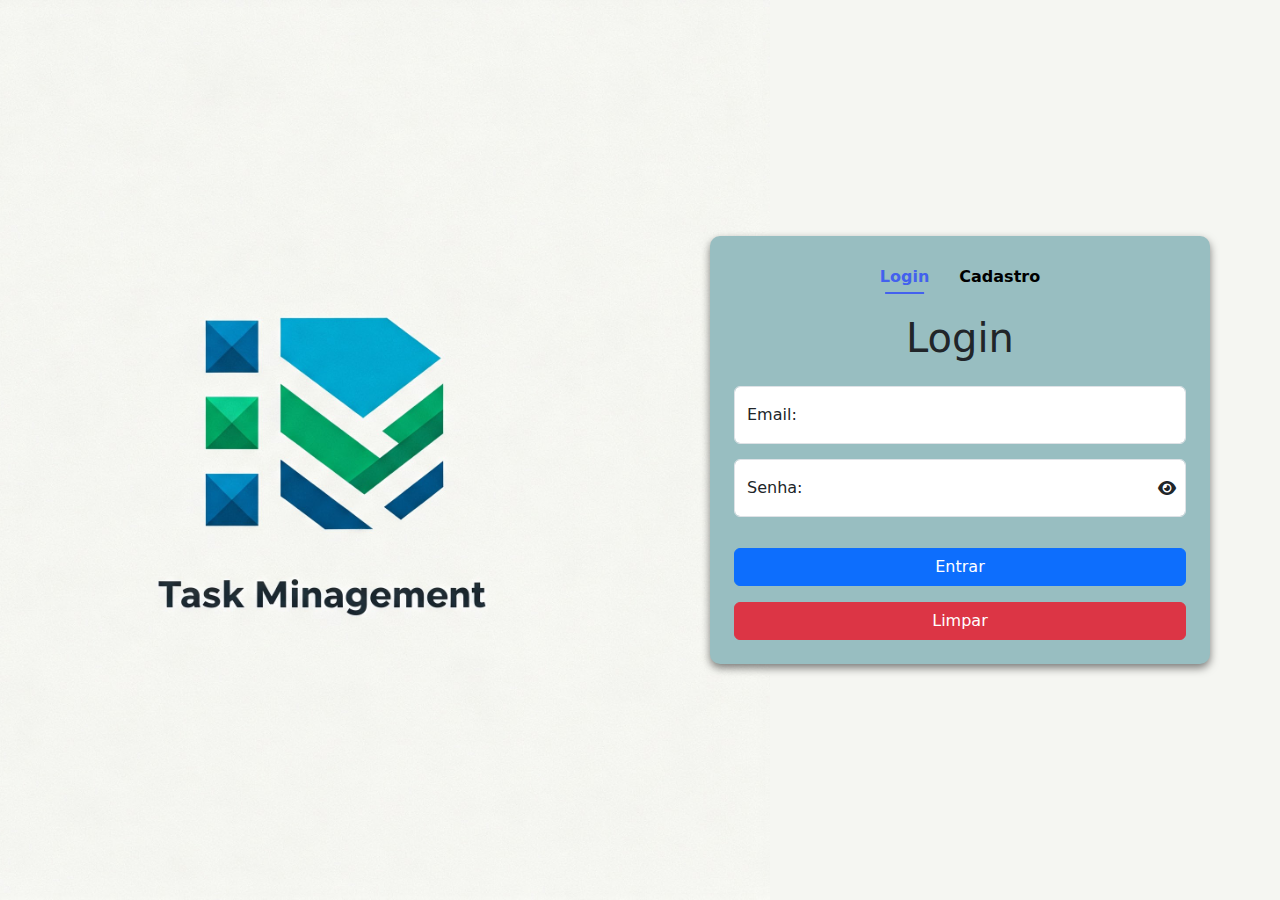
<file: login-cadastro.html>
<!DOCTYPE html>
<html lang="pt-BR">

<head>
    <meta charset="UTF-8">
    <meta name="viewport" content="width=device-width, initial-scale=1.0">
    <title>Task Minagement</title>
    <link rel="stylesheet" href="./css/style-login.css">
    <link rel="icon" type="image/png" sizes="16x16" href="/favicons/favicon-16x16.png">
    <link href="https://cdn.jsdelivr.net/npm/bootstrap@5.3.3/dist/css/bootstrap.min.css" rel="stylesheet">
    <link href="https://cdnjs.cloudflare.com/ajax/libs/font-awesome/6.4.0/css/all.min.css" rel="stylesheet">
    <!--Font Awesome - biblioteca de icones -->
</head>

<body class="d-flex align-items-center">

    <main class="container-fluid">

        <div class="row align-items-center">

            <div class="col-md-6 d-flex justify-content-center">

                <img src="./imgs/logo.jpg" alt="logo" style="height: 100vh;">

            </div>

            <div class="col-md-6">

                <div class="forms-login-cadastro p-4">
                    <div class="form-toggle">
                        <button class="form-toggle-btn active" id="loginToggle">Login</button>
                        <button class="form-toggle-btn" id="cadastroToggle">Cadastro</button>

                    </div>

                    <form id="loginForm" class="form-container active">
                        <h1 class="text-center mb-4">Login</h1>

                        <div class="form-floating">

                            <input type="email" class="form-control" id="loginEmail" placeholder="Ex: email@gmail.com"
                                required>

                            <label for="loginEmail">Email:</label>
                            <div class="invalid-feedback">Por favor, insira um email válido</div>

                        </div>

                        <div class="form-floating">
                            <input type="password" class="form-control" id="loginPassword" placeholder="*******"
                                required>

                            <label for="loginPassword">Senha:</label>
                            <i class="fas fa-eye password-toggle" id="toggleLoginPassword"></i>
                            <div class="invalid-feedback">Por favor, insira sua senha</div>

                        </div>

                        <button type="submit" class="btn btn-primary w-100 mt-3">Entrar</button>
                        <button type="reset" class="btn btn-danger w-100 mt-3">Limpar</button>


                    </form>

                    <form id="cadastroForm" class="form-container">
                        <h1 class="text-center mb-4">Cadastro</h1>

                        <div class="form-floating">

                            <input type="text" class="form-control" id="cadastroName" placeholder="Nome completo"
                                required>

                            <label for="cadastroName">Nome Completo:</label>
                            <div class="invalid-feedback">Por favor, insira seu nome</div>

                        </div>

                        <div class="form-floating">

                            <input type="email" class="form-control" id="cadastroEmail"
                                placeholder="Ex: email@gmail.com" required>

                            <label for="cadastroEmail">Email:</label>
                            <div class="invalid-feedback">Por favor, insira um email válido</div>

                        </div>

                        <div class="form-floating">
                            <input type="password" class="form-control" id="cadastroPassword" placeholder="*******"
                                required minlength="6">

                            <label for="cadastroPassword">Senha:</label>
                            <i class="fas fa-eye password-toggle" id="toggleCadastroPassword"></i>
                            <div class="invalid-feedback">A senha deve conter pelo menos 6 caracteres</div>

                        </div>

                        <div class="form-floating">
                            <input type="password" class="form-control" id="cadastroConfirmPassword"
                                placeholder="Confirme a senha" required>

                            <label for="cadastroConfirmPassword">Confirmar Senha:</label>
                            <i class="fas fa-eye password-toggle" id="toggleCadastroConfirmPassword"></i>
                            <div class="invalid-feedback">As senhas não coincidem</div>

                        </div>

                        <button type="submit" class="btn btn-primary w-100 mt-3">Cadastrar</button>
                        <button type="reset" class="btn btn-danger w-100 mt-3">Limpar</button>


                    </form>


                </div>


            </div>


        </div>


    </main>


    <script src="https://code.jquery.com/jquery-3.6.0.min.js"></script>
    <script src="https://cdn.jsdelivr.net/npm/bootstrap@5.3.3/dist/js/bootstrap.bundle.min.js"></script>
    <script src="./js/script-toggle.js"></script>

</body>

</html>
</file>
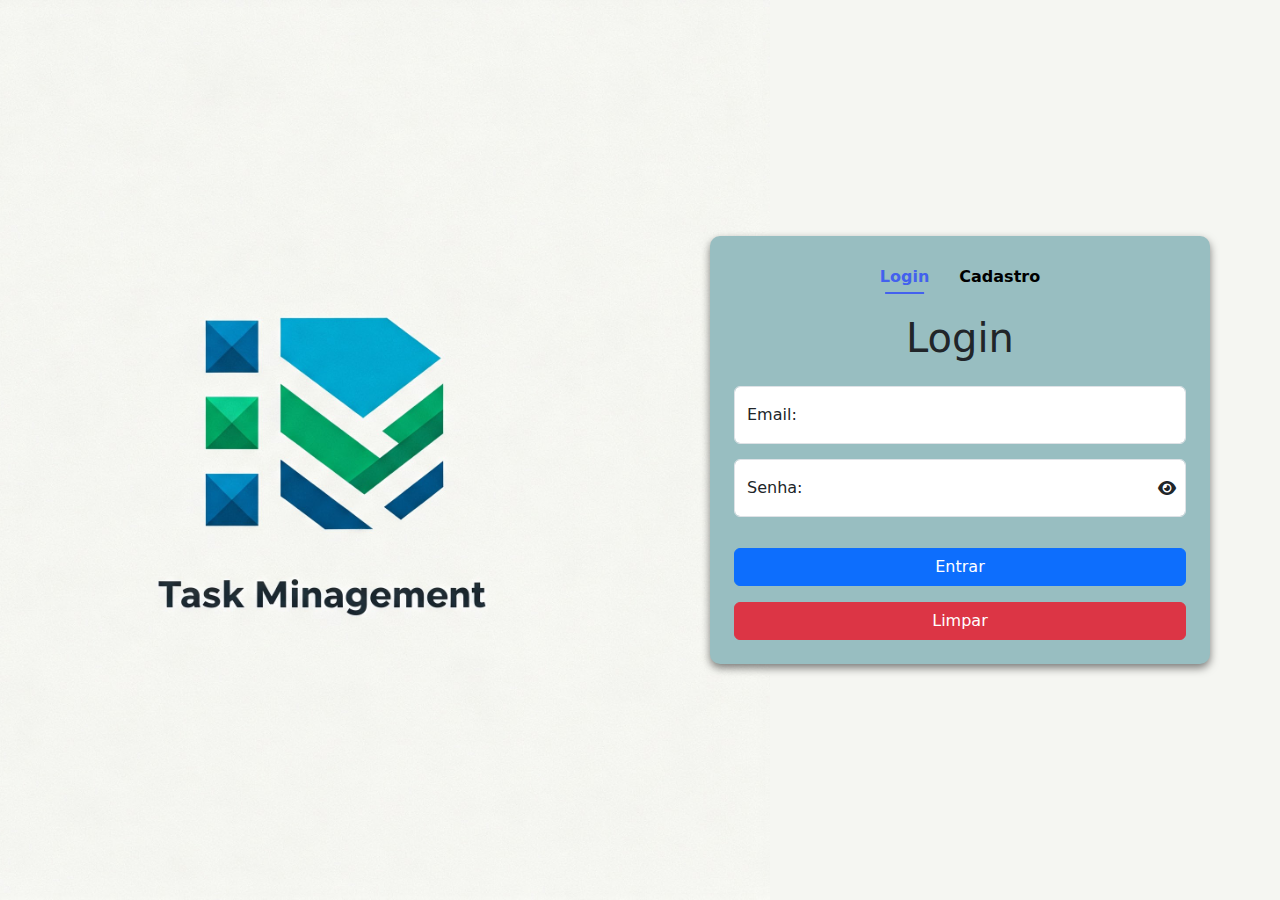
<file: perfil-usuario.html>
<!DOCTYPE html>
<html lang="pt-BR">

<head>
    <meta charset="UTF-8">
    <meta name="viewport" content="width=device-width, initial-scale=1.0">
    <title>Perfil do Usuário - Task Minagement</title>
    <link rel="stylesheet" href="./css/style-perfil.css">
    <link rel="icon" type="image/png" sizes="16x16" href="/favicons/favicon-16x16.png">
    <link href="https://cdn.jsdelivr.net/npm/bootstrap@5.3.3/dist/css/bootstrap.min.css" rel="stylesheet">
    <link href="https://cdnjs.cloudflare.com/ajax/libs/font-awesome/6.4.0/css/all.min.css" rel="stylesheet">

</head>

<body>

    <div class="container">
        <div class="card-perfil">
            <div class="profile-header">
                <a href="principal.html"><img src="./imgs/logo_avatar.png" alt="foto-perfil"
                        class="foto-perfil"></a><!-- caso queira voltar para tela principal clicar na foto de perfil -->

                <h2>Meu Perfil</h2>
            </div>

            <form id="profileForm">
                <!-- Nome Completo -->
                <div class="mb-3">
                    <label for="profileName" class="form-label">Nome Completo</label>
                    <input type="text" class="form-control" id="profileName" required>
                </div>

                <!-- Email -->
                <div class="mb-3">
                    <label for="profileEmail" class="form-label">E-mail</label>
                    <input type="email" class="form-control" id="profileEmail" required>
                </div>

                <!-- Alterar Senha - seção recolhível  ou acordeao bootstrap-->
                <div class="accordion mb-4" id="passwordAccordion">
                    <div class="accordion-item">
                        <h2 class="accordion-header">
                            <button class="accordion-button collapsed" type="button" data-bs-toggle="collapse"
                                data-bs-target="#collapsePassword">
                                Alterar Senha
                            </button>
                        </h2>
                        <div id="collapsePassword" class="accordion-collapse collapse"
                            data-bs-parent="#passwordAccordion">
                            <div class="accordion-body">
                                <!-- Senha Atual -->
                                <div class="mb-3">
                                    <label for="atualPassword" class="form-label">Senha Atual</label>
                                    <div class="position-relative">
                                        <input type="password" class="form-control" id="atualPassword">
                                        <i class="fas fa-eye password-toggle toggle-password"></i>
                                    </div>
                                </div>

                                <!-- Nova Senha -->
                                <div class="mb-3">
                                    <label for="newPassword" class="form-label">Nova Senha</label>
                                    <div class="position-relative">
                                        <input type="password" class="form-control" id="newPassword">
                                        <i class="fas fa-eye password-toggle toggle-password"></i>
                                    </div>
                                    <div class="form-text">Mínimo 6 caracteres</div>
                                </div>

                                <!-- Confirmar Senha -->
                                <div class="mb-3">
                                    <label for="confirmPassword" class="form-label">Confirmar Nova Senha</label>
                                    <div class="position-relative">
                                        <input type="password" class="form-control" id="confirmPassword">
                                        <i class="fas fa-eye password-toggle toggle-password"></i>
                                    </div>
                                </div>
                            </div>
                        </div>
                    </div>
                </div>

                <!-- Botões -->
                <div class="btn-group d-grid">
                    <button type="submit" class="btn btn-primary rounded">
                        <i class="fas fa-save me-2"></i>Salvar Alterações
                    </button>
                    <button type="button" class="btn btn-danger rounded" id="logoutBtn">
                        <i class="fas fa-sign-out-alt me-2"></i>Sair
                    </button>
                </div>
            </form>
        </div>
    </div>

    <script src="https://cdn.jsdelivr.net/npm/bootstrap@5.3.3/dist/js/bootstrap.bundle.min.js"></script>
    <script src="https://code.jquery.com/jquery-3.6.0.min.js"></script>
    <script src="./js/script-perfil-usuario.js"></script>

</body>

</html>
</file>
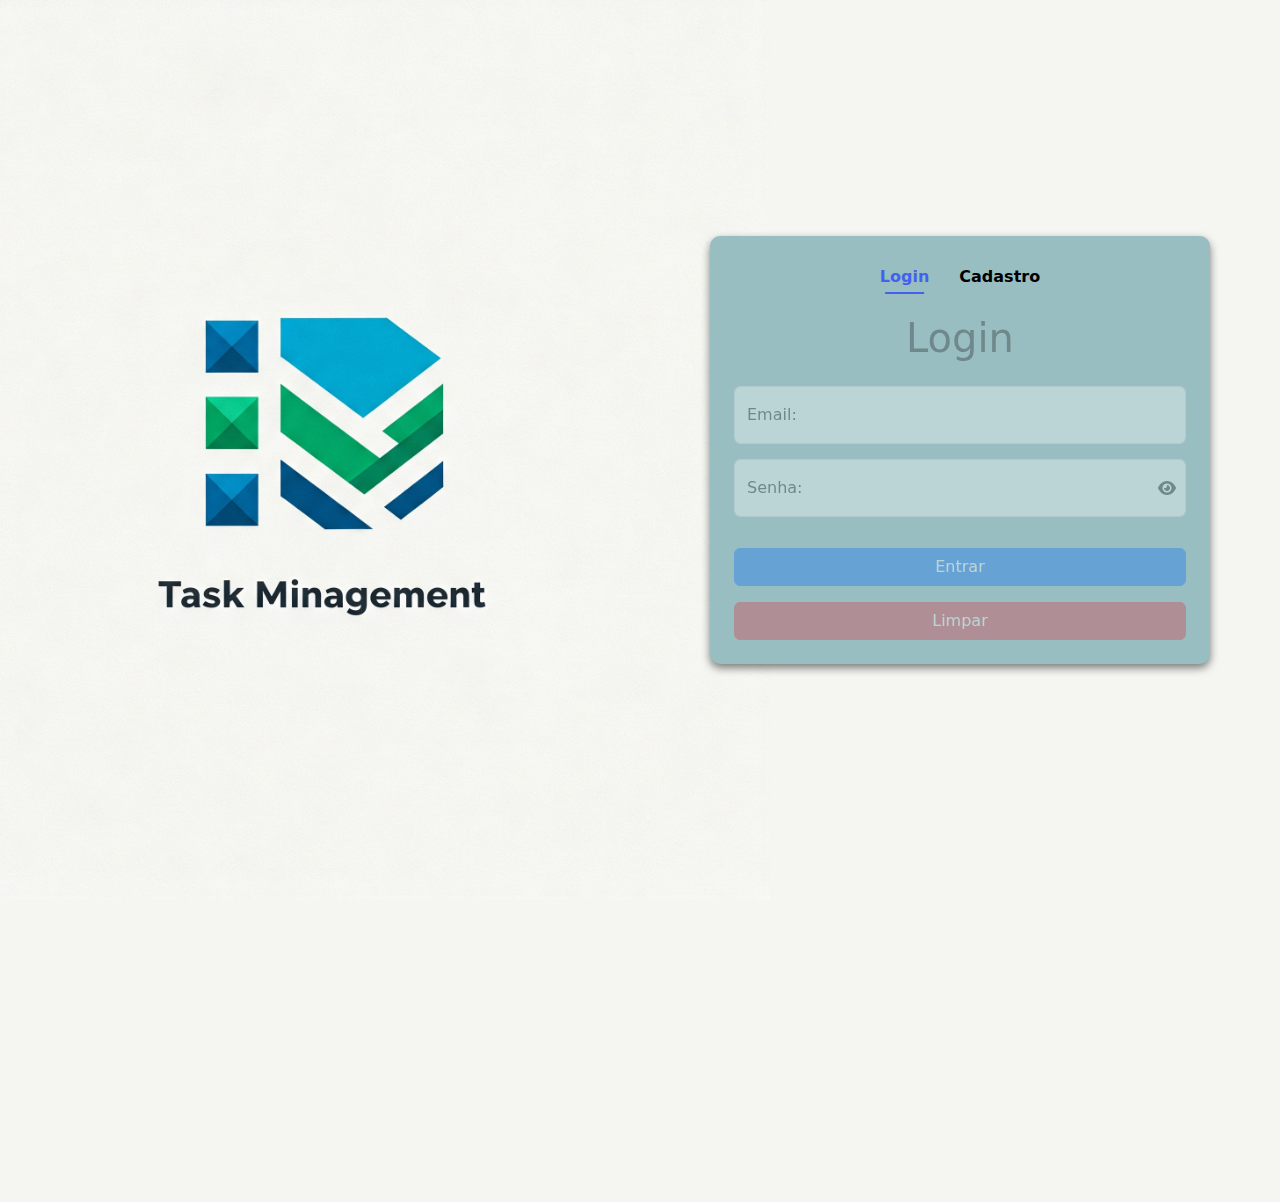
<file: principal.html>
<!DOCTYPE html>
<html lang="pt-BR">

<head>
    <meta charset="UTF-8">
    <meta name="viewport" content="width=device-width, initial-scale=1.0">
    <title>Task Minagement - Tela principal</title>
    <link rel="stylesheet" href="./css/style-principal.css">
    <link rel="icon" type="image/png" sizes="16x16" href="/favicons/favicon-16x16.png">
    <link href="https://cdn.jsdelivr.net/npm/bootstrap@5.3.3/dist/css/bootstrap.min.css" rel="stylesheet">
    <link href="https://cdnjs.cloudflare.com/ajax/libs/font-awesome/6.4.0/css/all.min.css" rel="stylesheet">
    <!--Font Awesome - biblioteca de icones -->

</head>

<body>
    <header class="principal-header">
        <div class="header-left d-flex align-items-center m-0">
            <img src="./imgs/logo_avatar.png" alt="logo_principal" class="logo_principal">
            <h1>Task Minagement</h1>
        </div>

        <div class="header-btn d-flex align-items-center gap-2">
            <a href="perfil-usuario.html" class="btn btn-primary" title="Meu Perfil">
                <i class="fas fa-user me-2"></i>Meu perfil
            </a>

            <button id="logoutBtn" class="btn btn-danger">
                <i class="fas fa-sign-out-alt"></i> Sair
            </button>
        </div>

    </header>

    <main class="principal-main">
        <div class="add-column">
            <button id="addColumnBtn" class="btn btn-success">
                <i class="fas fa-plus"></i> Adicionar Coluna
            </button>
        </div>

        <div class="columns-container" id="columnsContainer">
            <!-- Colunas serão adicionadas dinamicamente aqui -->
        </div>
    </main>


    <!-- Modal para adicionar/editar tarefa -->
    <div class="modal fade" id="taskModal" tabindex="-1">
        <div class="modal-dialog">
            <div class="modal-content">
                <div class="modal-header">
                    <h5 class="modal-title" id="modalTitle">Nova Tarefa</h5>
                    <button type="button" class="btn-close" data-bs-dismiss="modal"></button>
                </div>
                <div class="modal-body">
                    <form id="taskForm">
                        <input type="hidden" id="taskId">
                        <div class="mb-3">
                            <label for="taskTitle" class="form-label">Título</label>
                            <input type="text" class="form-control" id="taskTitle" required>
                        </div>
                        <div class="mb-3">
                            <label for="taskDescription" class="form-label">Descrição</label>
                            <textarea class="form-control" id="taskDescription" rows="3"></textarea>
                        </div>
                    </form>
                </div>
                <div class="modal-footer">
                    <button type="button" class="btn btn-secondary" data-bs-dismiss="modal">Cancelar</button>
                    <button type="button" class="btn btn-primary" id="saveTaskBtn">Salvar</button>
                </div>
            </div>
        </div>
    </div>


    <footer class="footer">
        &copy; Task Minagement. Todos os direitos reservados.
    </footer>

    <script src="https://cdn.jsdelivr.net/npm/bootstrap@5.3.3/dist/js/bootstrap.bundle.min.js"></script>
    <script src="https://code.jquery.com/jquery-3.6.0.min.js"></script>
    <script src="./js/script-principal.js"></script>
</body>

</html>
</file>
<file: css/style-login.css>
html,body {
    background-color: #f5f6f2;
    margin: 0;
    padding: 0;
    width: 100%;
    min-height: 100vh;
    height: auto;
}

main {
    background-color: #f5f6f2;
    min-height: 100vh;
    display: flex;
    flex-direction: column;
}

.forms-login-cadastro {
    max-width: 500px;
    margin: 20px auto;
    background: #98bec1;
    border-radius: 10px;
    padding: 30px;
    box-shadow: 0 4px 8px rgba(0, 0, 0, 0.5);
}

.form-toggle {
    display: flex;
    justify-content: center;
    margin-bottom: 20px;
}

.form-toggle-btn {
    background: none;
    border: none;
    padding: 5px 15px;
    font-weight: bold;
    cursor: pointer;
    position: relative;
}

.form-toggle-btn.active {
    color: #4361ee;
}

.form-toggle-btn.active::after {
    content: '';
    position: absolute;
    bottom: 0;
    left: 50%;
    transform: translateX(-50%);
    width: 50%;
    height: 2px;
    background-color: #4361ee;
}

.form-container {
    display: none;
}

.form-container.active {
    display: block;
    animation: fadeIn 0.3s ease;
}

@keyframes fadeIn {
    from {
        opacity: 0;
    }

    to {
        opacity: 1;
    }
}

.password-toggle {
    position: absolute;
    right: 10px;
    top: 50%;
    transform: translateY(-50%);
    cursor: pointer;
}

.form-floating {
    position: relative;
    margin-bottom: 15px;
}

.invalid-feedback {
    color: #dc3545;
    font-size: 0.875em;
    display: none;
}

.is-invalid~.invalid-feedback {
    display: block;
}

/* mobile */
@media (max-width: 768px) {
    .row {
        padding: 20px;
    }

    img {
        max-height: 300px;
        margin-bottom: 0;
    }

    .forms-login-cadastro {
        padding: 20px;
    }
}
</file>
<file: css/style-perfil.css>
html, body {
    background-color: #f5f6f2 !important;
    padding: 0;
    width: 100%;
    min-height: 100vh;
    height: 100%;
}

body {
    display: flex;
    align-items: center;
    padding: 20px;
}

.card-perfil {
    max-width: 600px;
    margin: 0 auto;
    background: white;
    border-radius: 10px;
    box-shadow: 0 4px 8px rgba(0, 0, 0, 0.5);
    padding: 30px;
}

.profile-header {
    text-align: center;
    margin-bottom: 30px;
}

.foto-perfil {
    width: 100px;
    height: 100px;
    border-radius: 20%;
    object-fit: initial;
    margin-bottom: 15px;
    border: 2px solid #647e8d;
}

.password-toggle {
    cursor: pointer;
    position: absolute;
    right: 10px;
    top: 50%;
    transform: translateY(-50%);
}

.btn-group {
    display: flex;
    gap: 10px;
    margin-top: 30px;
}


@media (max-width: 576px) {
    .profile-card {
        padding: 20px;
    }

    .btn-group {
        flex-direction: column;
    }
}
</file>
<file: css/style-principal.css>
/* FUNDO E ESTRUTURA PRINCIPAL */
body {
    background-color: #ffffff !important;
    min-height: 100vh;
    margin: 0;
    padding: 0;
    font-family: 'Courier New';
    display: flex;
    flex-direction: column;
}

.principal-header {
    background-color: #647e8d;
    color: white;
    padding: 1rem;
    display: flex;
    justify-content: space-between;
    align-items: center;
    flex-wrap: wrap;
    gap: 1rem;
}

.logo_principal {
    height: 40px;
    width: auto;
    margin-right: 10px;
}

.principal-main {
    padding: 20px;
    max-width: 100%;
    overflow-x: auto;
}



/* COLUNAS */
.columns-container {
    display: flex;
    gap: 15px;
    padding: 10px;
    min-height: 70vh;
}

.minagement-column {
    background-color: #edecd8;
    border-radius: 8px;
    width: 300px;
    min-width: 300px;
    padding: 15px;
    box-shadow: 0 3px 6px rgba(0, 0, 0, 0.1);
    display: flex;
    flex-direction: column;
}

.column-header {
    display: flex;
    justify-content: space-between;
    align-items: center;
    margin-bottom: 15px;
    padding-bottom: 10px;
    border-bottom: 1px solid black;
}

.column-title {
    font-weight: bold;
    cursor: pointer;
    flex-grow: 1;
    padding: 5px;
    border-radius: 4px;
}


.column-actions {
    display: flex;
    gap: 5px;
}

.move-btn {
    background: none;
    border: none;
    cursor: pointer;
    color: #6c757d;
    font-size: 0.9rem;
}


/* TAREFAS */
.tasks-list {
    flex-grow: 1;
    min-height: 100px;
    padding: 5px;
    border-radius: 4px;
    background-color: #edecd8;
}

.minagement_task {
    background-color: #9acddc;
    border-radius: 6px;
    padding: 12px;
    margin-bottom: 10px;
    box-shadow: 0 1px 3px rgba(0, 0, 0, 0.1);
    cursor: grab;
    transition: transform 0.2s;
}

.minagement_task-task:active {
    cursor: grabbing;
    transform: scale(1.02);
}

.task-header {
    display: flex;
    justify-content: space-between;
    margin-bottom: 8px;
}

.task-title {
    font-weight: bold;
    flex-grow: 1;
}

.task-actions {
    display: flex;
    gap: 5px;
}

.task-actions button {
    background: none;
    border: none;
    cursor: pointer;
    padding: 2px;
    font-size: 0.8rem;
}

.task-description {
    font-size: 0.9rem;
    color: #555;
}

.add-task-btn {
    width: 100%;
    padding: 8px;
    margin-top: 10px;
    background-color: #647e8d;
    color: white;
    border: none;
    border-radius: 4px;

}

/* Drag and Drop  */
.drag_drop {
    opacity: 0.5;
    transform: scale(0.98);
    box-shadow: 0 5px 15px rgba(0, 0, 0, 0.3);
}

.drag-over {
    background-color: rgba(100, 126, 141, 0.2) !important;
    border: 2px dashed #647e8d !important;
}

.footer{
    background-color: #647e8d;
    color: white;
    padding: 0.8rem 1rem;
    text-align: center;
    font-size: 0.85rem;
    width: 100%;
    margin-top: auto;
}

/* RESPONSIVIDADE */
@media (max-width: 768px) {
    .columns-container {
        flex-direction: column;
    }

    .minagement-column {
        width: 100%;
        min-width: auto;
    }

    .footer{
        flex-direction: column;
        text-align: center;
        
    }
}
</file>
